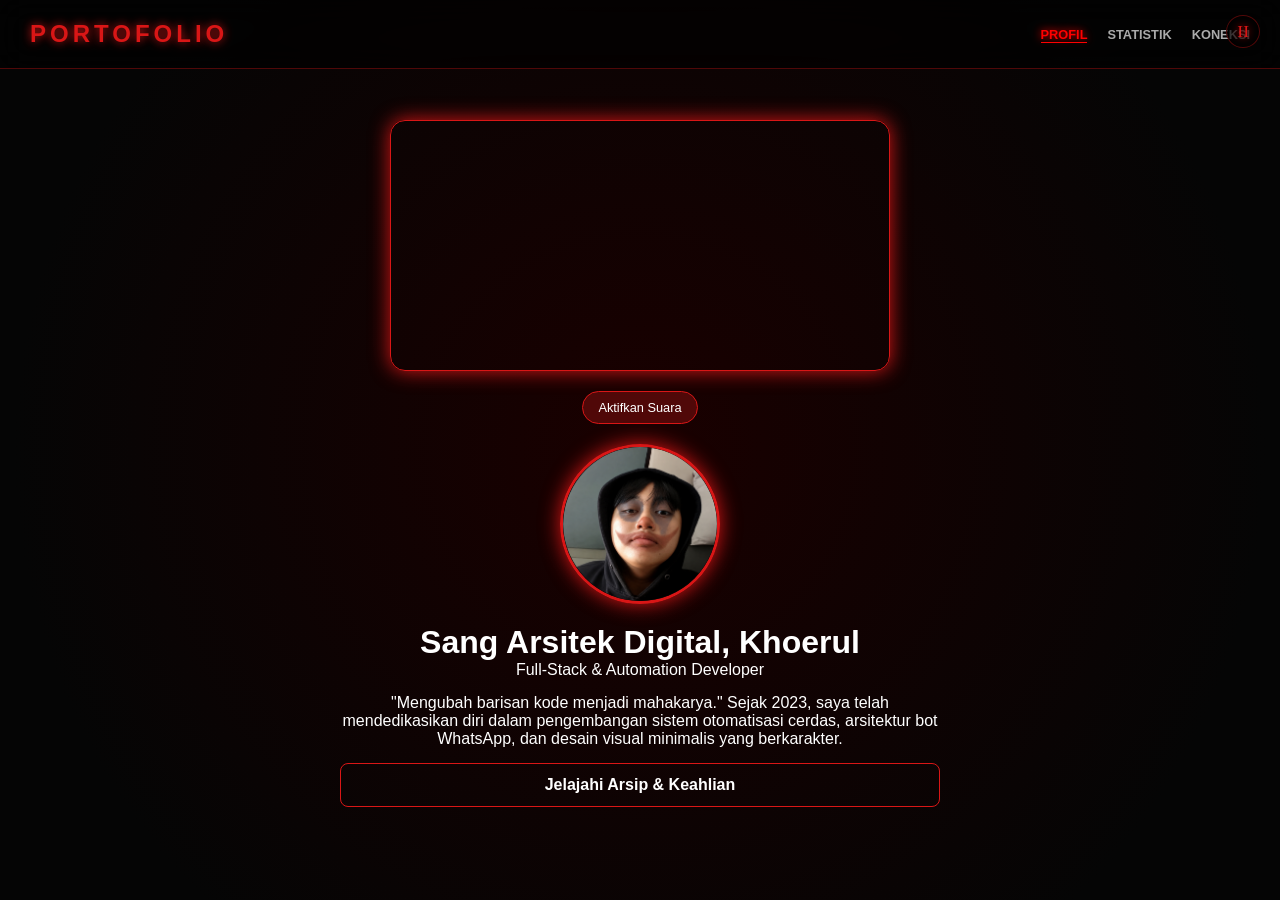
<file: index.html>
<!DOCTYPE html>
<html lang="id">
<head>
    <meta charset="UTF-8">
    <meta name="viewport" content="width=device-width, initial-scale=1.0">
    <title>Arul | Profil Utama</title>
    <link rel="stylesheet" href="style.css">
    <link rel="stylesheet" href="https://cdnjs.cloudflare.com/ajax/libs/font-awesome/6.4.0/css/all.min.css">
</head>
<body>
    <nav>
        <h2>Portofolio</h2>
        <ul class="nav-links">
            <li><a href="index.html" class="active">Profil</a></li>
            <li><a href="skills.html">Statistik</a></li>
            <li><a href="contact.html">Koneksi</a></li>
        </ul>
    </nav>
    
    <div class="zafkiel-corner" id="zafkiel-clock">XII</div>

    <header class="page-section">
        <video id="kurumiVideo" autoplay loop muted playsinline class="kurumi-landscape-gif">
            <source src="assets/kurumi.mp4" type="video/mp4">
        </video>
        
        <button id="soundToggle" class="btn-sound">Aktifkan Suara</button>

        <div class="profile-container" style="text-align: center; width: 100%; display: flex; flex-direction: column; align-items: center;">
            <div class="profile-wrapper">
                <img src="assets/profil.jpg" alt="Foto Profil" class="profile-img">
            </div>
            <div class="hero-text">
                <h1>Sang Arsitek Digital, <span>Khoerul</span></h1>
                <p class="subtitle">Full-Stack & Automation Developer</p>
                <p class="copywriting" style="max-width: 600px; margin: 15px auto;">
                    "Mengubah barisan kode menjadi mahakarya." Sejak 2023, saya telah mendedikasikan diri dalam pengembangan sistem otomatisasi cerdas, arsitektur bot WhatsApp, dan desain visual minimalis yang berkarakter.
                </p>
                <a href="skills.html" class="btn">Jelajahi Arsip & Keahlian</a>
            </div>
        </div>
    </header>

    <script src="script.js"></script>
</body>
</html>
</file>
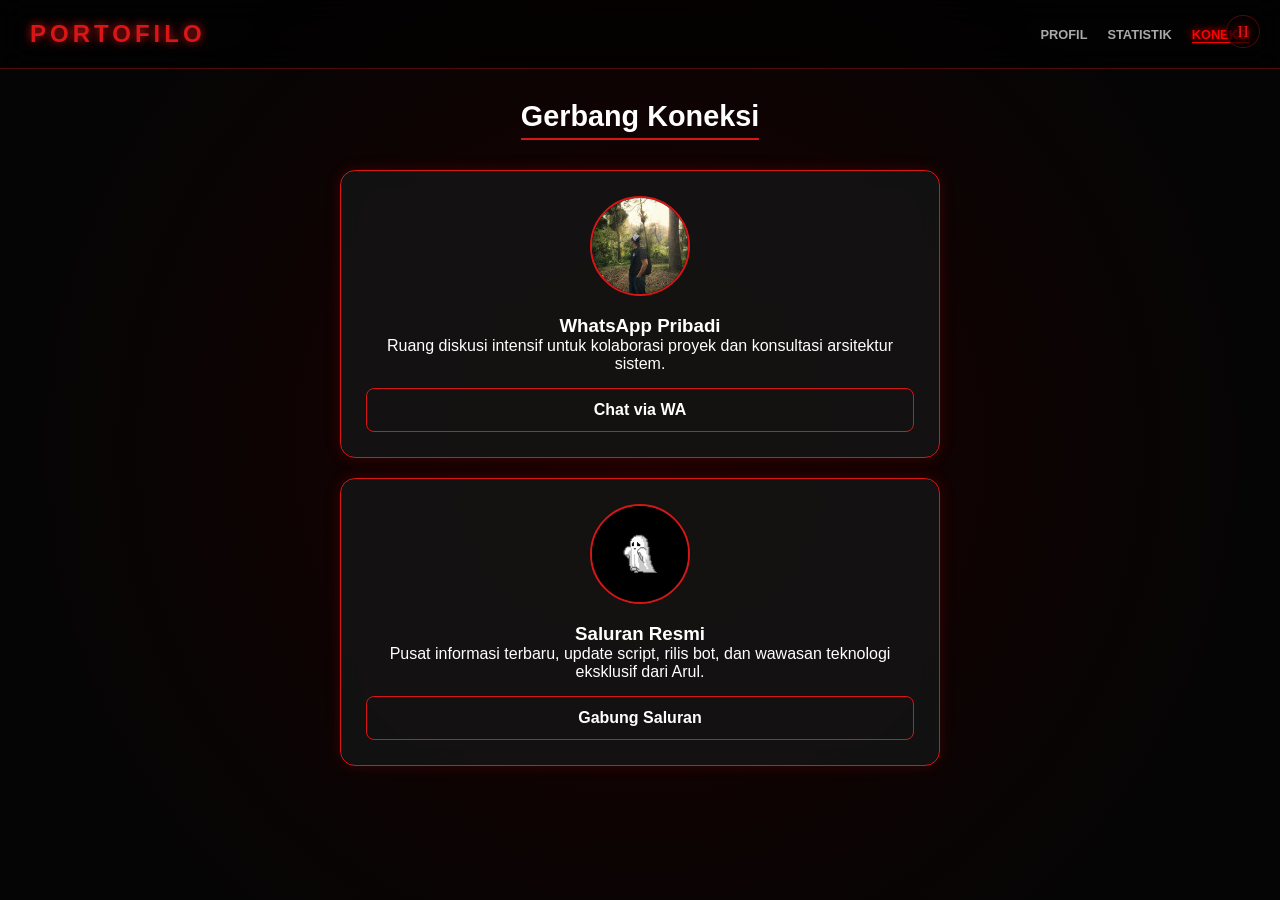
<file: contact.html>
<!DOCTYPE html>
<html lang="id">
<head>
    <meta charset="UTF-8">
    <meta name="viewport" content="width=device-width, initial-scale=1.0">
    <title>Arul | Koneksi</title>
    <link rel="stylesheet" href="style.css">
</head>
<body>
    <!-- Navigasi -->
    <nav>
        <h2>Portofilo</h2>
        <ul class="nav-links">
            <li><a href="index.html">Profil</a></li>
            <li><a href="skills.html">Statistik</a></li>
            <li><a href="contact.html" class="active">Koneksi</a></li>
        </ul>
    </nav>
    
    <!-- Jam Real-time -->
    <div class="zafkiel-corner" id="zafkiel-clock">XII</div>

    <!-- Konten Halaman -->
    <div class="page-section content-page">
        <h2 class="section-title text-center">Gerbang Koneksi</h2>
        
        <div class="contact-grid">
            <!-- Kartu WhatsApp Pribadi -->
            <div class="contact-card">
                <img src="assets/wa-profil.jpg" alt="WhatsApp" class="contact-img">
                <h3>WhatsApp Pribadi</h3>
                <p>Ruang diskusi intensif untuk kolaborasi proyek dan konsultasi arsitektur sistem.</p>
                <a href="https://wa.me/62895321048195" class="btn">Chat via WA</a>
            </div>

            <!-- Kartu Saluran Resmi -->
            <div class="contact-card">
                <img src="assets/saluran-profil.jpg" alt="Channel" class="contact-img">
                <h3>Saluran Resmi</h3>
                <p>Pusat informasi terbaru, update script, rilis bot, dan wawasan teknologi eksklusif dari Arul.</p>
                <a href="https://whatsapp.com/channel/0029Vb6XXI13GJP7RMc2ur0S" class="btn">Gabung Saluran</a>
            </div>
        </div>
    </div>

    <script src="script.js"></script>
</body>
</html>
</file>
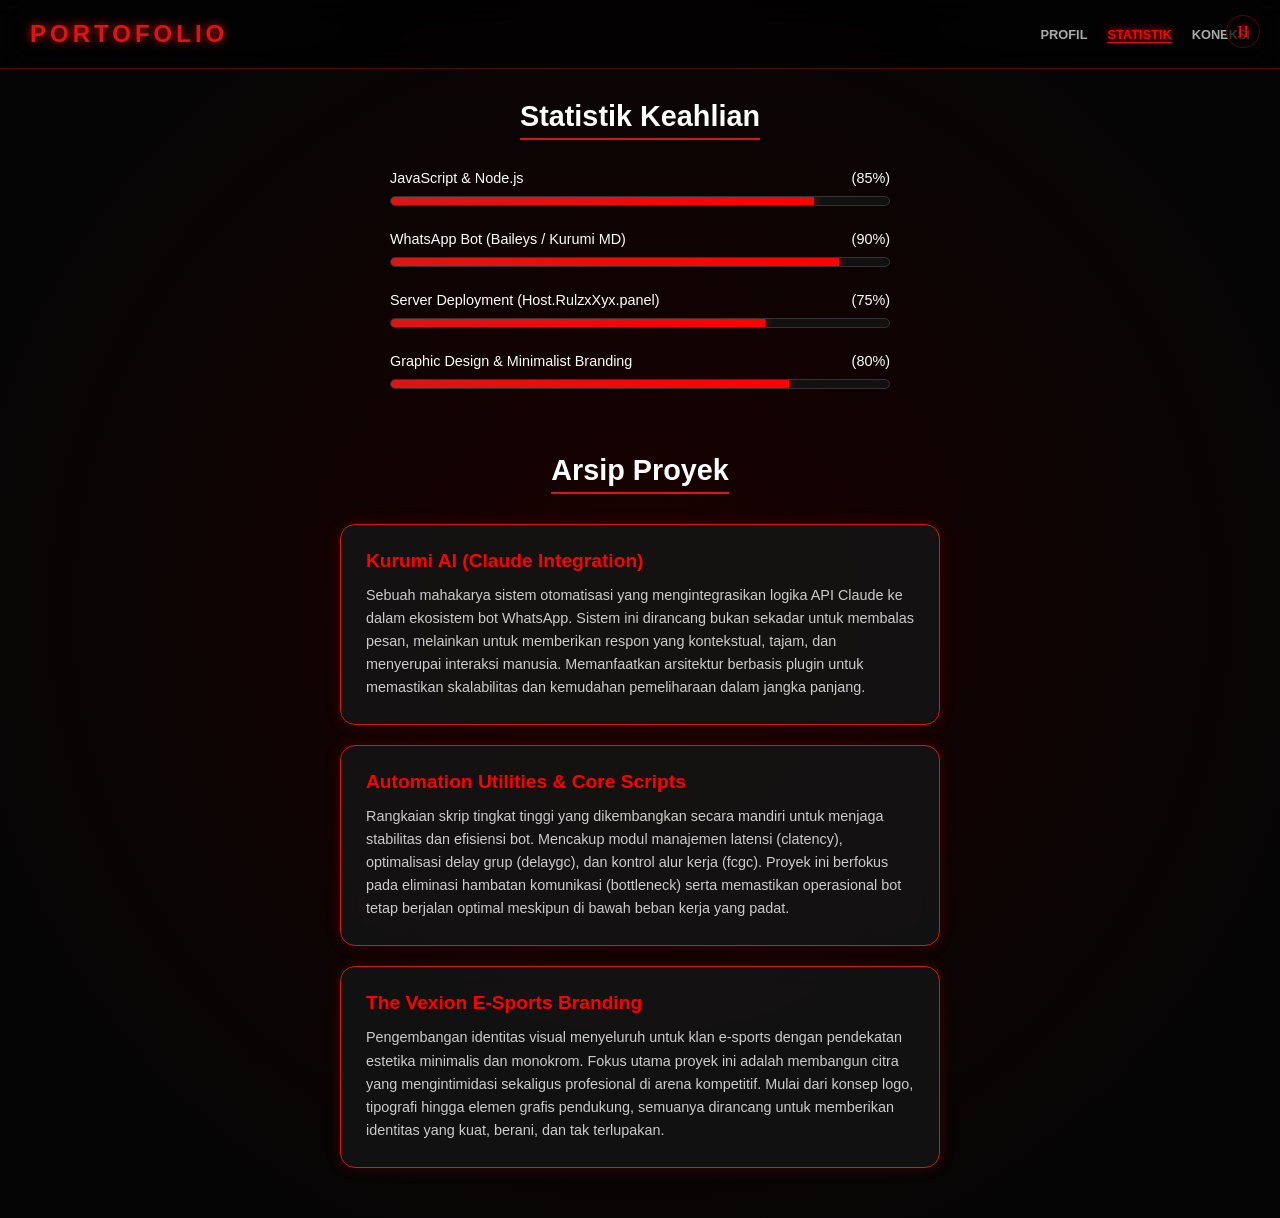
<file: skills.html>
<!DOCTYPE html>
<html lang="id">
<head>
    <meta charset="UTF-8">
    <meta name="viewport" content="width=device-width, initial-scale=1.0">
    <title>Arul | Statistik & Arsip</title>
    <link rel="stylesheet" href="style.css">
</head>
<body>
    <nav>
        <h2>Portofolio</h2>
        <ul class="nav-links">
            <li><a href="index.html">Profil</a></li>
            <li><a href="skills.html" class="active">Statistik</a></li>
            <li><a href="contact.html">Koneksi</a></li>
        </ul>
    </nav>
    
    <div class="zafkiel-corner" id="zafkiel-clock">XII</div>

    <div class="page-section content-page">
        <h2 class="section-title">Statistik Keahlian</h2>
        <div class="skills-container">
            <div class="skill-box">
                <p>JavaScript & Node.js <span>(85%)</span></p>
                <div class="progress-bar"><div class="progress" style="width: 85%"></div></div>
            </div>
            <div class="skill-box">
                <p>WhatsApp Bot (Baileys / Kurumi MD) <span>(90%)</span></p>
                <div class="progress-bar"><div class="progress" style="width: 90%"></div></div>
            </div>
            <div class="skill-box">
                <p>Server Deployment (Host.RulzxXyx.panel) <span>(75%)</span></p>
                <div class="progress-bar"><div class="progress" style="width: 75%"></div></div>
            </div>
            <div class="skill-box">
                <p>Graphic Design & Minimalist Branding <span>(80%)</span></p>
                <div class="progress-bar"><div class="progress" style="width: 80%"></div></div>
            </div>
        </div>

        <h2 class="section-title">Arsip Proyek</h2>
        <div class="projects-grid">
            <!-- Proyek 1: Kurumi AI -->
            <div class="project-card">
                <h3>Kurumi AI (Claude Integration)</h3>
                <p>
                    Sebuah mahakarya sistem otomatisasi yang mengintegrasikan logika API Claude ke dalam ekosistem bot WhatsApp. 
                    Sistem ini dirancang bukan sekadar untuk membalas pesan, melainkan untuk memberikan respon yang kontekstual, 
                    tajam, dan menyerupai interaksi manusia. Memanfaatkan arsitektur berbasis plugin untuk memastikan skalabilitas 
                    dan kemudahan pemeliharaan dalam jangka panjang.
                </p>
            </div>

            <!-- Proyek 2: Automation Utilities -->
            <div class="project-card">
                <h3>Automation Utilities & Core Scripts</h3>
                <p>
                    Rangkaian skrip tingkat tinggi yang dikembangkan secara mandiri untuk menjaga stabilitas dan efisiensi bot. 
                    Mencakup modul manajemen latensi (clatency), optimalisasi delay grup (delaygc), dan kontrol alur kerja (fcgc). 
                    Proyek ini berfokus pada eliminasi hambatan komunikasi (bottleneck) serta memastikan operasional bot tetap 
                    berjalan optimal meskipun di bawah beban kerja yang padat.
                </p>
            </div>

            <!-- Proyek 3: The Vexion Branding -->
            <div class="project-card">
                <h3>The Vexion E-Sports Branding</h3>
                <p>
                    Pengembangan identitas visual menyeluruh untuk klan e-sports dengan pendekatan estetika minimalis dan monokrom. 
                    Fokus utama proyek ini adalah membangun citra yang mengintimidasi sekaligus profesional di arena kompetitif. 
                    Mulai dari konsep logo, tipografi hingga elemen grafis pendukung, semuanya dirancang untuk memberikan 
                    identitas yang kuat, berani, dan tak terlupakan.
                </p>
            </div>
        </div>
    </div>

    <script src="script.js"></script>
</body>
</html>
</file>
<file: style.css>
/* === THE ELITE KURUMI EDITION - FULL INTEGRATED === */
:root {
    --bg-color: #050505;
    --card-bg: rgba(20, 20, 20, 0.85);
    --kurumi-red: #d91616;
    --kurumi-dark-red: #500808;
    --accent: #ff0000;
    --text-main: #ffffff;
}

/* Base Styles */
* { margin: 0; padding: 0; box-sizing: border-box; font-family: 'Segoe UI', sans-serif; }
body { background: radial-gradient(circle at center, #1a0000 0%, #050505 80%); color: var(--text-main); overflow-x: hidden; }

/* Global Layout */
.page-section { min-height: 100vh; padding: 120px 20px 50px 20px; display: flex; flex-direction: column; align-items: center; }
.content-page { padding-top: 100px; }

/* Navbar */
nav {
    position: fixed; width: 100%; padding: 20px 30px; display: flex; justify-content: space-between; align-items: center;
    background: rgba(0, 0, 0, 0.6); backdrop-filter: blur(15px); border-bottom: 1px solid var(--kurumi-dark-red); z-index: 1000;
}
nav h2 { color: var(--kurumi-red); letter-spacing: 4px; text-transform: uppercase; text-shadow: 0 0 10px var(--kurumi-red); }
.nav-links { display: flex; gap: 20px; list-style: none; }
.nav-links a { color: #aaa; text-decoration: none; font-size: 0.8rem; font-weight: bold; transition: 0.3s; text-transform: uppercase; }
.nav-links a.active { color: var(--accent); text-shadow: 0 0 8px var(--accent); border-bottom: 1px solid var(--accent); }

/* Jam Zafkiel Pojok */
.zafkiel-corner {
    position: fixed; top: 15px; right: 20px; z-index: 1001;
    font-family: 'Times New Roman', serif; color: var(--kurumi-red);
    font-size: 1.1rem; text-shadow: 0 0 8px var(--accent);
    border: 1px solid var(--kurumi-dark-red); padding: 5px 10px;
    background: rgba(0,0,0,0.7); border-radius: 50%; pointer-events: none;
}

/* Video & Profil (Halaman Index) */
.kurumi-landscape-gif { width: 100%; max-width: 500px; border-radius: 15px; border: 1px solid var(--kurumi-red); box-shadow: 0 0 20px var(--kurumi-red); margin-bottom: 20px; }
.profile-wrapper { width: 160px; height: 160px; margin-bottom: 20px; }
.profile-img { width: 100%; height: 100%; border-radius: 50%; object-fit: cover; border: 3px solid var(--kurumi-red); box-shadow: 0 0 20px var(--kurumi-red); }

/* Statistik (Halaman Skills) */
.section-title { font-size: 1.8rem; color: var(--text-main); margin-bottom: 30px; border-bottom: 2px solid var(--kurumi-red); display: inline-block; padding-bottom: 5px; }
.skills-container { width: 100%; max-width: 500px; margin-bottom: 40px; }
.skill-box { margin-bottom: 25px; }
.skill-box p { display: flex; justify-content: space-between; font-size: 0.9rem; margin-bottom: 10px; }
.progress-bar { width: 100%; height: 10px; background: #111; border-radius: 10px; border: 1px solid #333; overflow: hidden; }
.progress { height: 100%; background: linear-gradient(90deg, var(--kurumi-red), var(--accent)); box-shadow: 0 0 10px var(--kurumi-red); transition: width 2s cubic-bezier(0.175, 0.885, 0.32, 1.275); }

/* Grid & Kartu Proyek / Kontak */
.projects-grid, .contact-grid { width: 100%; max-width: 600px; display: flex; flex-direction: column; gap: 20px; }

.project-card, .contact-card { 
    background: var(--card-bg); 
    backdrop-filter: blur(10px); 
    padding: 25px; 
    border-radius: 15px; 
    border: 1px solid var(--kurumi-red); /* Garis tepi merah menyala tegas */
    box-shadow: 0 0 15px rgba(217, 22, 22, 0.2); /* Efek glow tipis agar tidak menyatu */
    transition: 0.4s; 
    text-align: left;
}
.project-card h3 { color: var(--accent); margin-bottom: 12px; font-size: 1.2rem; }
.project-card p { color: #ccc; font-size: 0.9rem; line-height: 1.6; }

.contact-card { text-align: center; }
.project-card:hover, .contact-card:hover { 
    border-color: #ff3333; 
    box-shadow: 0 0 25px rgba(217, 22, 22, 0.5); 
    transform: translateY(-5px); 
}

.contact-img { width: 100px; height: 100px; border-radius: 50%; object-fit: cover; margin-bottom: 15px; border: 2px solid var(--kurumi-red); }

.btn { 
    padding: 12px 25px; background: transparent; color: var(--text-main); 
    border: 1px solid var(--kurumi-red); border-radius: 8px; font-weight: bold; cursor: pointer; 
    transition: 0.3s; display: block; text-align: center; text-decoration: none; margin-top: 15px;
}
.btn:hover { background: var(--kurumi-red); box-shadow: 0 0 20px var(--kurumi-red); }

/* Tombol Suara (Khusus Index) */
.btn-sound { padding: 8px 15px; background: var(--kurumi-dark-red); color: white; border: 1px solid var(--kurumi-red); border-radius: 20px; cursor: pointer; margin-bottom: 20px; font-size: 0.8rem; }
</file>
